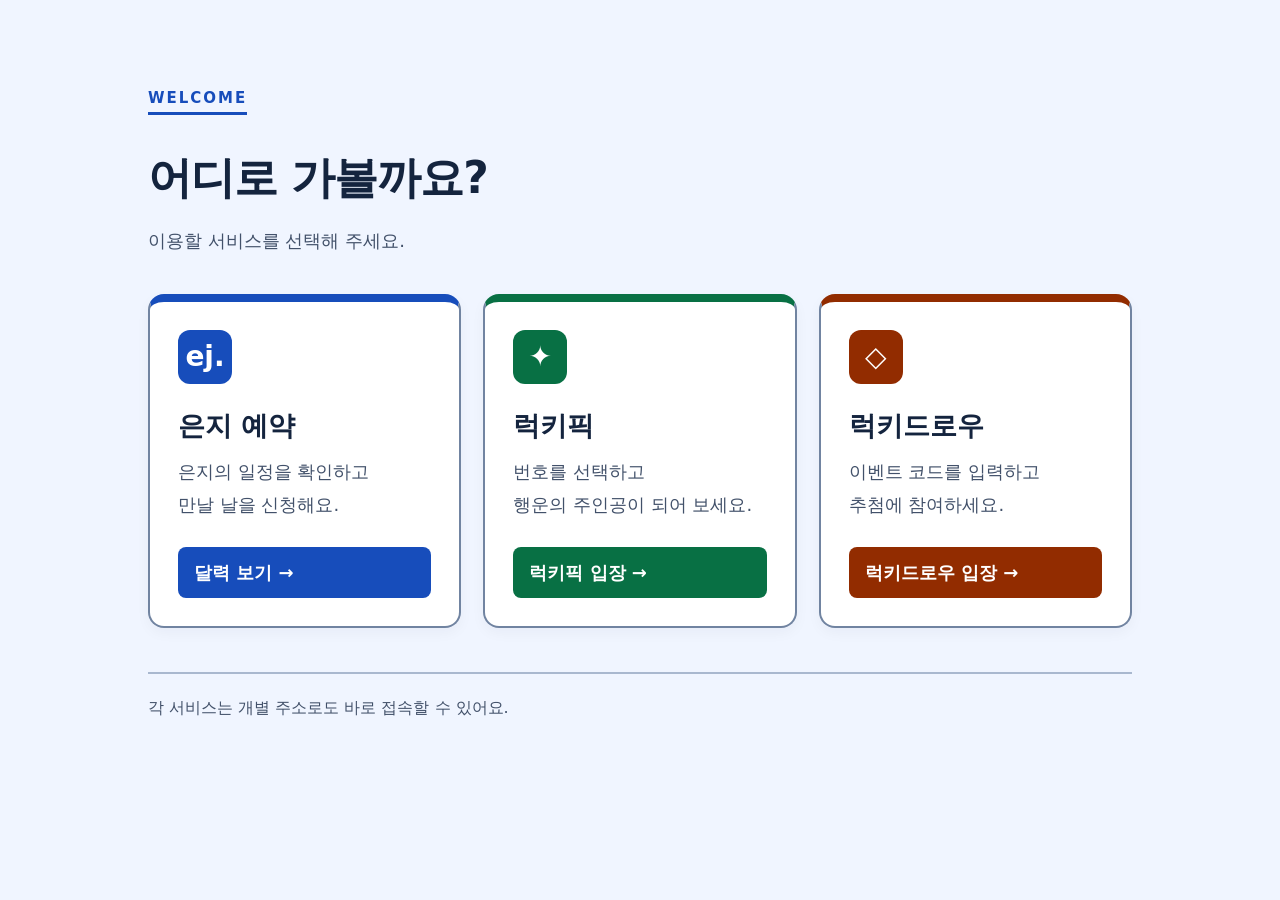
<file: index.html>
<!doctype html>
<html lang="ko"><head><meta charset="utf-8"><meta name="viewport" content="width=device-width,initial-scale=1"><meta name="theme-color" content="#174dbb"><title>서비스 선택</title><script src="./scripts/home.js" defer></script>
<link rel="stylesheet" href="./styles/home.css"></head>
<body><main><p class="eyebrow">WELCOME</p><h1>어디로 가볼까요?</h1><p>이용할 서비스를 선택해 주세요.</p><nav class="services" aria-label="서비스 선택">
<a class="service" href="./reserves-ej/"><span class="symbol" aria-hidden="true">ej.</span><h2>은지 예약</h2><p>은지의 일정을 확인하고<br>만날 날을 신청해요.</p><span class="arrow">달력 보기 →</span></a>
<a class="service" href="./lucky-pick/"><span class="symbol" aria-hidden="true">✦</span><h2>럭키픽</h2><p>번호를 선택하고<br>행운의 주인공이 되어 보세요.</p><span class="arrow">럭키픽 입장 →</span></a>
<a class="service" href="./lucky-draw.html"><span class="symbol" aria-hidden="true">◇</span><h2>럭키드로우</h2><p>이벤트 코드를 입력하고<br>추첨에 참여하세요.</p><span class="arrow">럭키드로우 입장 →</span></a>
</nav><noscript><p>각 서비스 이용 시에는 JavaScript가 필요합니다.</p></noscript><footer>각 서비스는 개별 주소로도 바로 접속할 수 있어요.</footer></main></body></html>
</file>
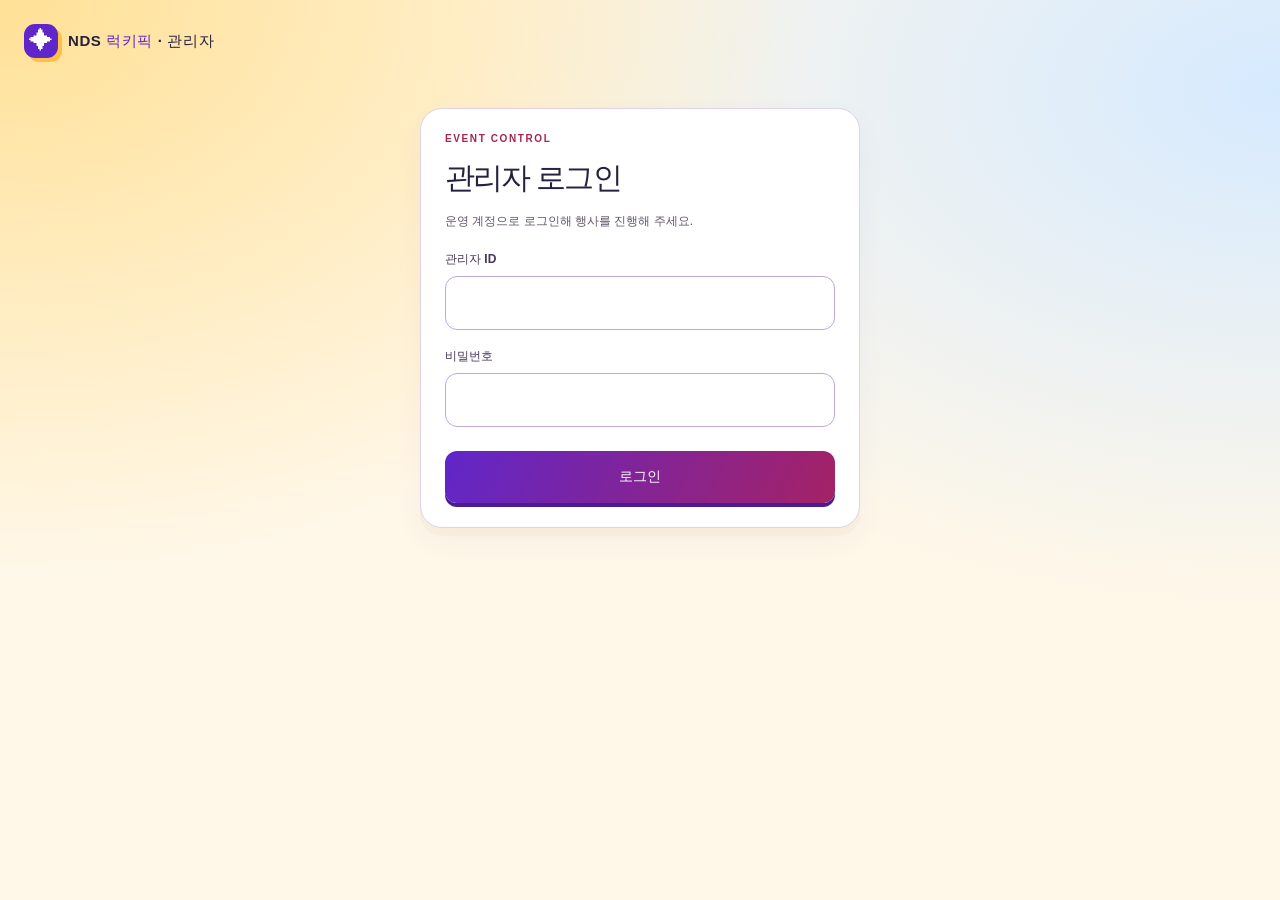
<file: lucky-pick-admin/index.html>
<!doctype html>
<html lang="ko"><head><meta charset="utf-8"><meta name="viewport" content="width=device-width,initial-scale=1"><title>NDS 럭키픽 · 관리자</title><link rel="stylesheet" href="../styles/nds-lucky-100.css"><link rel="stylesheet" href="../styles/nds-lucky-100-admin.css?v=20261028-fixed-prizes"><link rel="stylesheet" href="../styles/lucky-pick-festival.css?v=20261028"><script type="module" src="../scripts/nds-lucky-100-admin.js?v=20261028-fixed-prizes"></script></head>
<body><main class="admin-shell">
<header class="admin-header"><div class="brand"><span class="brand-icon">✦</span><span>NDS <strong>럭키픽</strong> · 관리자</span></div><button id="logout" class="secondary" hidden>로그아웃</button></header>
<p id="message" class="message" role="status" aria-live="polite"></p>
<section id="loginPanel" class="card login"><p class="eyebrow">EVENT CONTROL</p><h1>관리자 로그인</h1><p class="help">운영 계정으로 로그인해 행사를 진행해 주세요.</p><form id="loginForm"><label for="adminId">관리자 ID</label><input id="adminId" autocomplete="username" required><label for="password">비밀번호</label><input id="password" type="password" autocomplete="current-password" required><button class="primary" type="submit">로그인</button></form></section>
<div id="dashboard" hidden>
<section class="card setup event-picker"><div class="section-top"><h2>행사 선택</h2><button id="openCreate" class="secondary" type="button">+ 새 행사 생성</button></div><form id="loadForm"><label for="eventInput">행사 선택 · 상태 · 생성일</label><div class="inline"><select id="eventInput" required><option value="">로그인 후 행사를 선택해 주세요</option></select><button id="refreshEvents" class="secondary" type="button">목록 갱신</button><button class="secondary" type="submit">불러오기</button></div></form></section>
<div id="eventPanel" hidden>
<section class="card"><div class="section-top"><div><p class="eyebrow">LIVE EVENT</p><h1 id="eventTitle"></h1></div><span id="status" class="badge"></span></div><div class="metrics"><span><strong id="participantCount">0</strong> / <span id="maxSlots">100</span>명 참가</span><span id="closedInfo"></span></div><label for="entryLink">참가자 공유 링크</label><div class="inline"><input id="entryLink" readonly><button id="copyLink" class="secondary">복사</button></div><p class="help">참가 링크를 QR 코드로 공유해 주세요. 접수 마감 후 수정·삭제는 불가능합니다.</p><div class="actions"><button id="refresh" class="secondary">새로고침</button><button id="close" class="danger">접수 마감</button><form id="addSlotsForm" class="inline slot-add"><label for="addSlotsInput">칸 추가</label><input id="addSlotsInput" type="number" min="1" max="148" step="1" value="2" required><button id="addSlotsButton" class="secondary" type="submit">추가</button></form><label for="winnerCount">당첨 인원</label><select id="winnerCount"><option value="11" selected>11명 고정 (티셔츠 6 · 가습기 5)</option></select><button id="draw" class="primary">추첨 시작</button><button id="finish" class="secondary">행사 종료</button><button id="csv" class="secondary">결과 CSV</button><button id="presentation" class="secondary">발표 모드</button></div></section>
<section id="stage" class="card stage"><div class="section-top"><h2>행운의 번호판</h2><button id="exitPresentation" class="secondary" hidden>발표 모드 닫기</button></div><p class="help stage-help">접수 중: 등록된 번호의 X로 삭제 · 번호 클릭으로 이름 수정 · 빈 번호 더블클릭으로 등록</p><div class="actions reveal-controls"><label for="stageWinnerCount">당첨 인원</label><select id="stageWinnerCount"><option value="11" selected>11명 고정 (티셔츠 6 · 가습기 5)</option></select><button id="stageDraw" class="primary" type="button">추첨 시작</button><button id="nextWinner" class="primary" type="button">다음 당첨자 공개</button><span id="revealProgress"></span></div><p id="stageMessage" class="message" role="status"></p><div id="board" class="admin-board" role="group" aria-label="참가자 번호판"></div><form id="seedForm" class="test-tools"><label for="testCount">테스트 참가자 넣기</label><div class="inline"><input id="testCount" type="number" min="1" max="100" step="1" value="40" required aria-describedby="testHelp"><button id="seedButton" class="secondary" type="submit">넣기</button></div><p id="testHelp" class="help">1~100명 · 빈 번호에 중복 없는 세 글자 이름을 무작위로 등록합니다. 실제 추첨 대상에 포함됩니다.</p><button id="testReopen" class="secondary" type="button" hidden>접수 재개</button></form><div id="announcement" class="announcement" role="status" aria-live="polite"></div><ol id="winners" class="winners"></ol><div id="winnerPopup" class="winner-popup" hidden role="dialog" aria-modal="true" aria-labelledby="popupTitle"><div class="winner-popup-card"><p id="popupTitle">행운의 주인공은?</p><p id="popupPrize" class="prize-label"></p><div id="popupNumber" class="popup-number"></div><h2 id="popupName"></h2><p id="popupProgress"></p><div class="actions"><button id="popupNext" class="primary" type="button">다음 당첨자 공개</button><button id="popupClose" class="secondary" type="button">번호판 보기</button></div></div></div></section>
</div></div>
<dialog id="createDialog" aria-labelledby="createHeading"><h2 id="createHeading">새 행사 생성</h2><p class="help">행사 이름과 초기 칸 수를 설정해 주세요. 생성 후 새 행사가 자동 선택됩니다.</p><form id="createForm"><label for="initialSlots">초기 칸 수 (2~150)</label><input id="initialSlots" type="number" min="2" max="150" step="1" value="100" required><label for="titleInput">새 행사 이름</label><div class="inline"><input id="titleInput" maxlength="120" placeholder="NDS 럭키픽" required><button class="primary" type="submit">행사 생성</button><button id="cancelCreate" class="secondary" type="button">취소</button></div></form><p id="createMessage" class="message" role="status"></p></dialog><dialog id="editDialog"><form id="editForm"><h2><span id="editSlot"></span>번 참가자</h2><label for="editName">이름</label><input id="editName" maxlength="30" required><p id="editMessage" class="message" role="status"></p><div class="actions"><button id="saveEdit" class="primary" type="submit">저장</button><button id="deleteParticipant" class="danger" type="button">등록 삭제</button><button id="cancelEdit" class="secondary" type="button">닫기</button></div></form></dialog>
<noscript>JavaScript를 활성화해 주세요.</noscript></main></body></html>
</file>
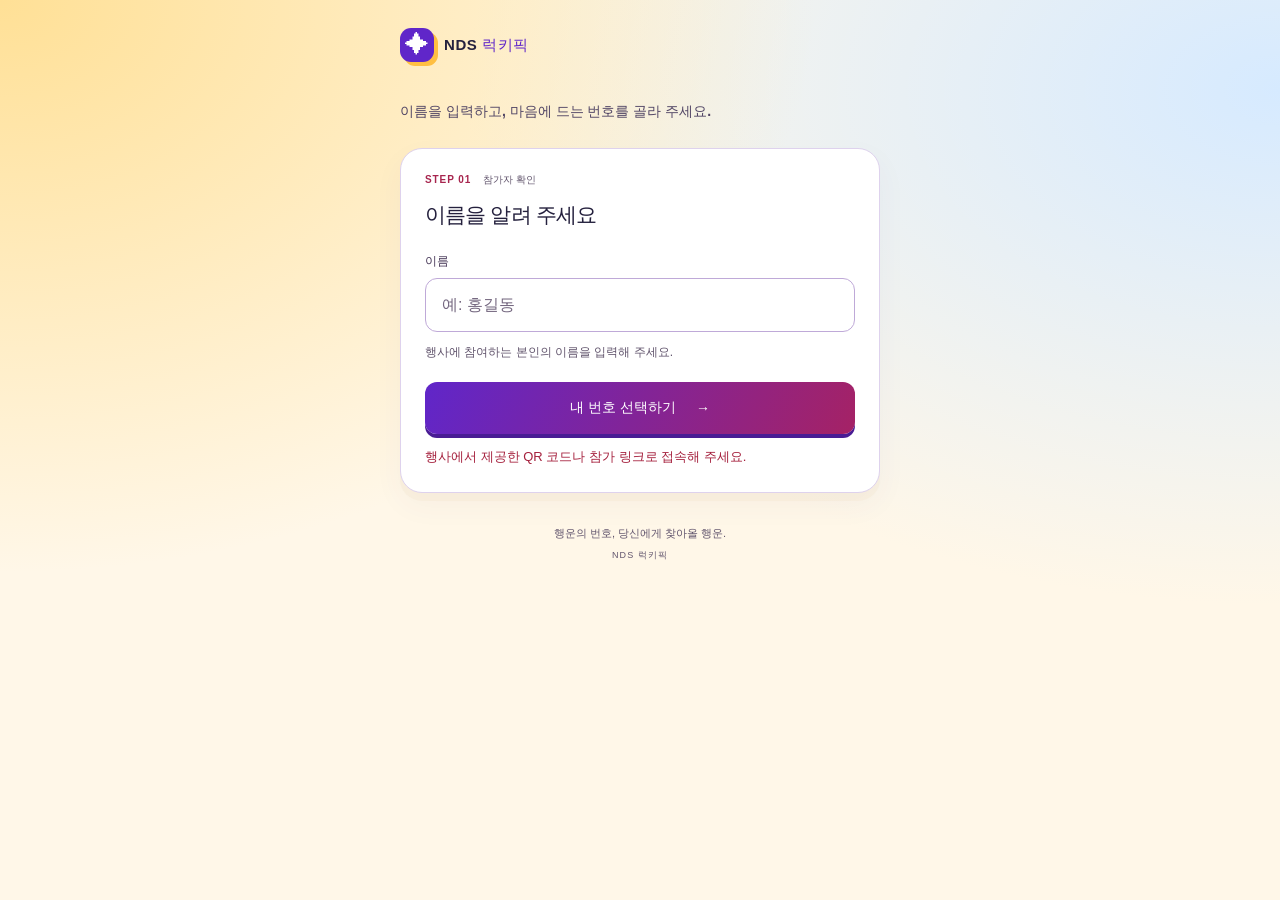
<file: lucky-pick/index.html>
<!doctype html>
<html lang="ko">
  <head>
    <meta charset="utf-8" />
    <meta name="viewport" content="width=device-width, initial-scale=1" />
    <meta name="theme-color" content="#fff7e8" />
    <title>NDS 럭키픽 · 참가하기</title>
    <link rel="stylesheet" href="../styles/nds-lucky-100.css?v=20261014-winner-status" />
    <link rel="stylesheet" href="../styles/lucky-pick-festival.css?v=20261028" />
    <script type="module" src="../scripts/nds-lucky-100.js?v=20261014-winner-status"></script>
  </head>
  <body>
    <main class="shell">
      <header class="brand"><span class="brand-icon" aria-hidden="true">✦</span><span>NDS <strong>럭키픽</strong></span></header>
      <section class="intro"><p>이름을 입력하고, 마음에 드는 번호를 골라 주세요.</p></section>
      <section class="card" aria-labelledby="nameHeading">
        <div class="step">STEP 01 <span>참가자 확인</span></div>
        <h2 id="nameHeading">이름을 알려 주세요</h2>
        <form id="nameForm">
          <label for="nameInput">이름</label>
          <input id="nameInput" name="name" placeholder="예: 홍길동" autocomplete="name" maxlength="30" required aria-describedby="nameHelp" />
          <p id="nameHelp" class="help">행사에 참여하는 본인의 이름을 입력해 주세요.</p>
          <button id="lookupButton" class="primary" type="submit">내 번호 선택하기 <span aria-hidden="true">→</span></button>
        </form>
        <p id="message" class="message" role="status" aria-live="polite"></p>
      </section>
      <section id="boardSection" class="card" hidden aria-labelledby="boardHeading">
        <div class="step">STEP 02 <span>행운의 번호 선택</span></div>
        <div class="section-top"><h2 id="boardHeading">어떤 번호가 끌리나요?</h2><span id="count" class="badge"></span></div>
        <p class="help"><strong id="participantName"></strong> 님, 빈 번호를 하나 선택해 주세요.</p>
        <div class="legend"><span><i></i>선택 가능</span><span><i class="occupied"></i>참가 완료</span><span><i class="selected"></i>내 선택</span></div>
        <p id="boardMessage" class="message" role="alert" aria-live="assertive"></p>
        <div id="board" class="board" role="group" aria-label="1부터 100까지 번호 선택"></div>
        <p id="selectionText" class="selection" aria-live="polite">번호를 선택해 주세요.</p>
        <button id="registerButton" class="primary" type="button" disabled>이 번호로 참가하기</button>
        <p class="help center">참가 완료 후에는 번호를 변경할 수 없습니다.</p>
      </section>
      <section id="resultSection" class="card result" hidden aria-labelledby="resultHeading">
        <span class="result-icon" aria-hidden="true">✦</span><h2 id="resultHeading">참가가 완료되었습니다!</h2>
        <p><strong id="resultName"></strong> 님의 행운의 번호</p><div id="ownSlot" class="own-slot"></div><p id="resultHelp" class="help">번호를 기억하고, 추첨 시간을 기다려 주세요.</p>
      </section>
      <section id="closedSection" class="card center" hidden><h2>접수가 마감되었습니다</h2><p class="help">새로운 참가 신청을 받을 수 없습니다.</p></section>
      <footer>행운의 번호, 당신에게 찾아올 행운.<br /><span>NDS 럭키픽</span></footer>
      <noscript><p class="card">참가하려면 브라우저에서 JavaScript를 활성화해 주세요.</p></noscript>
    </main>
  </body>
</html>
</file>
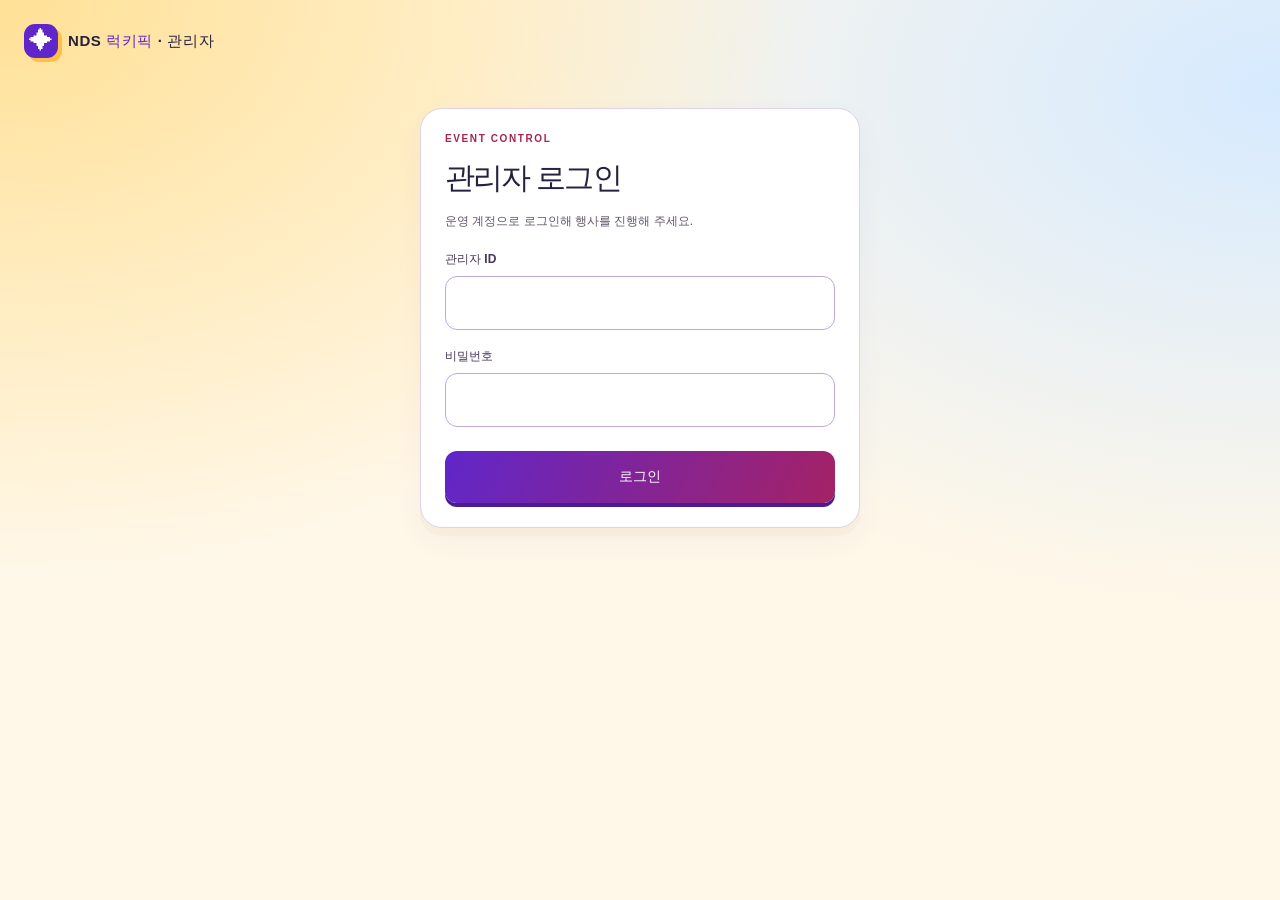
<file: nds-lucky-100-admin/index.html>
<!doctype html><html lang="ko"><head><meta charset="utf-8"><meta name="viewport" content="width=device-width,initial-scale=1"><title>NDS 럭키픽</title></head><body><a href="../lucky-pick-admin/">NDS 럭키픽 열기</a><script>const target = new URL('../lucky-pick-admin/', location.href); target.search = location.search; target.hash = location.hash; location.replace(target.href);</script></body></html>
</file>
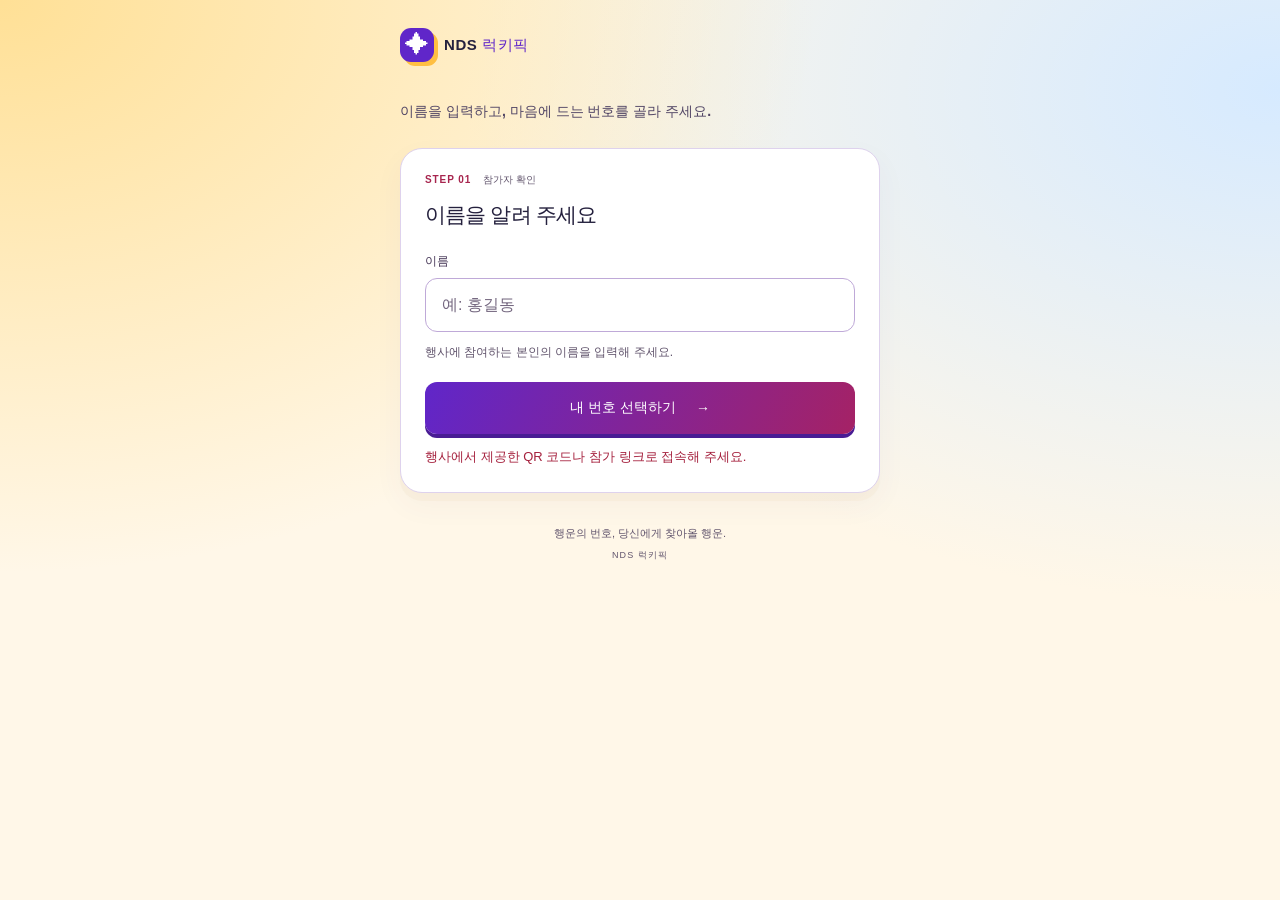
<file: nds_lucky_100/index.html>
<!doctype html><html lang="ko"><head><meta charset="utf-8"><meta name="viewport" content="width=device-width,initial-scale=1"><title>NDS 럭키픽</title></head><body><a href="../lucky-pick/">NDS 럭키픽 열기</a><script>const target = new URL('../lucky-pick/', location.href); target.search = location.search; target.hash = location.hash; location.replace(target.href);</script></body></html>
</file>
<file: styles/home.css>
:root{color-scheme:light;--blue:#174dbb;--ink:#14243e;--muted:#42516a}
*{box-sizing:border-box}
body{margin:0;background:#f0f5ff;color:var(--ink);font-family:system-ui,-apple-system,"Segoe UI",sans-serif;font-size:18px;line-height:1.8;word-break:keep-all}
main{max-width:1040px;margin:auto;padding:70px 28px}
.eyebrow{display:inline-block;font-size:15px;font-weight:800;letter-spacing:2px;color:var(--blue);border-bottom:3px solid var(--blue)}
h1{font-size:44px;line-height:1.35;letter-spacing:-1px;margin:18px 0;font-weight:800}
p{color:var(--muted);line-height:1.8}
.services{display:grid;grid-template-columns:repeat(3,minmax(0,1fr));gap:22px;margin-top:36px}
.service{display:flex;flex-direction:column;min-height:300px;padding:28px;background:#fff;border:2px solid #7184a1;border-top:8px solid var(--blue);border-radius:16px;text-decoration:none;color:inherit;transition:background .15s,border-color .15s;box-shadow:0 5px 14px #14243e0a}
.service:hover{background:#e8efff;border-color:var(--blue)}
.service:focus-visible{outline:4px solid #174dbb;outline-offset:5px;box-shadow:0 0 0 8px #fff}
.symbol{display:flex;align-items:center;justify-content:center;width:54px;height:54px;border-radius:12px;background:#174dbb;color:#fff;font-size:28px;font-weight:700}
.service h2{font-size:27px;line-height:1.5;margin:22px 0 10px;font-weight:800}
.service p{font-size:18px;margin:0;color:#42516a}
.arrow{display:block;margin-top:auto;padding:12px 16px;background:#174dbb;border-radius:8px;color:#fff;font-size:18px;font-weight:700;min-height:50px;line-height:1.5;margin-top:26px}
.service:nth-child(2){border-top-color:#087044}.service:nth-child(2) .symbol,.service:nth-child(2) .arrow{background:#087044}
.service:nth-child(3){border-top-color:#922c00}.service:nth-child(3) .symbol,.service:nth-child(3) .arrow{background:#922c00}
footer{margin-top:44px;border-top:2px solid #a9b8cf;padding-top:20px;font-size:16px;color:#42516a}
@media(max-width:700px){main{padding:36px 18px}.services{grid-template-columns:1fr;gap:20px}.service{min-height:0;padding:24px}.service h2{font-size:26px;margin-top:16px}h1{font-size:34px}.arrow{margin-top:20px}}
@media(prefers-reduced-motion:reduce){.service{transition:none}}
</file>
<file: styles/nds-lucky-100.css>
:root{font-family:Pretendard,-apple-system,BlinkMacSystemFont,"Segoe UI",sans-serif;color:#242135;background:#f8f7fc;font-synthesis:none}*{box-sizing:border-box}body{margin:0;background:radial-gradient(ellipse at 90% 0%,#eae5ff 0,transparent 45%),#f8f7fc;min-height:100vh}button,input{font:inherit}button{cursor:pointer}button:disabled{cursor:default;opacity:.5}[hidden]{display:none!important}.shell{max-width:520px;margin:auto;padding:28px 20px 32px}.brand{display:flex;align-items:center;gap:10px;font-size:15px;letter-spacing:.04em}.brand-icon{display:grid;place-items:center;width:34px;height:34px;background:#7151e8;border-radius:11px;color:white;font-size:24px}.intro{padding:38px 0 24px}.eyebrow{font-size:10px;font-weight:800;letter-spacing:.16em;color:#7956da;margin:0 0 14px}h1{font-size:36px;line-height:1.3;letter-spacing:-.06em;margin:0 0 14px}.intro>p:last-child{font-size:14px;color:#777185;line-height:1.7;margin:0}.card{background:white;border:1px solid #ece9f4;border-radius:22px;padding:24px;margin-bottom:16px;box-shadow:0 8px 28px #3e286308}.step{font-size:10px;letter-spacing:.09em;font-weight:800;color:#7956da;margin-bottom:14px}.step span{letter-spacing:0;color:#9992a5;margin-left:8px}h2{font-size:21px;letter-spacing:-.04em;margin:0 0 24px}label{display:block;font-size:12px;font-weight:700;margin-bottom:8px}input{width:100%;min-height:54px;padding:14px 16px;border:1px solid #e2ddeb;border-radius:12px;background:#fcfbfe;font-size:16px;color:#242135}input::placeholder{color:#aaa4b5}input:focus{outline:3px solid #e9e0ff;border-color:#8766e9}.help{color:#8a8296;font-size:12px;line-height:1.7;margin:10px 0 20px}.primary{display:flex;align-items:center;justify-content:center;gap:20px;width:100%;min-height:52px;border:0;border-radius:12px;background:#7151e8;color:white;font-size:14px;font-weight:700}.primary:hover:enabled{background:#6040d4}button:focus-visible{outline:3px solid #bba8ff;outline-offset:3px}.message{font-size:13px;line-height:1.7;margin:12px 0 0;color:#b84255;overflow-wrap:anywhere}.message:empty{display:none}.section-top{display:flex;justify-content:space-between;align-items:start;gap:8px}.section-top h2{font-size:19px;margin-bottom:6px}.badge{white-space:nowrap;background:#f2edff;color:#7151e8;border-radius:20px;padding:6px 9px;font-size:10px;font-weight:700}.legend{display:flex;gap:12px;margin:18px 0 12px;font-size:10px;color:#8a8296}.legend span{display:flex;align-items:center;gap:5px}.legend i{width:9px;height:9px;background:#faf8ff;border:1px solid #ddd5ee;border-radius:3px}.legend .occupied{background:#e9e7ef;border-color:#e9e7ef}.legend .selected{background:#7151e8;border-color:#7151e8}.board{display:grid;grid-template-columns:repeat(10,minmax(0,1fr));gap:5px}.slot{aspect-ratio:1;border:1px solid #e7e1f2;border-radius:7px;padding:0;background:#faf8ff;color:#655877;font-size:11px;font-weight:650;min-width:0}.slot:disabled{background:#edeaf2;color:#a9a2b2;opacity:1}.slot[aria-pressed=true]{background:#7151e8;color:white;border-color:#7151e8}.selection{font-size:13px;text-align:center;color:#7151e8;min-height:20px;margin:20px 0 14px}.center{text-align:center}.card>.help:last-child{margin-bottom:0}.result{text-align:center;padding:32px 24px}.result-icon{font-size:36px;color:#7151e8}.result h2{margin:14px 0}.result>p{font-size:14px;color:#777185}.own-slot{font-size:80px;line-height:1.2;font-weight:800;letter-spacing:-.06em;color:#7151e8;margin:20px 0}footer{text-align:center;font-size:11px;line-height:1.9;color:#a49daf;padding:14px 0}footer span{font-size:9px;letter-spacing:.12em}@media(max-width:360px){.shell{padding:22px 14px}.card{padding:20px 16px}.board{gap:3px}.slot{font-size:10px;border-radius:5px}h1{font-size:32px}}
/* Strong contrast between available, occupied and selected participant slots. */
.slot:not(:disabled){background:#d0f5df;border:2px solid #29945e;color:#115c36;font-weight:800;box-shadow:0 2px 4px #16653415}
.slot:not(:disabled):hover{background:#b5edcc;border-color:#156f41}
.slot:disabled{background:#edeef2;border:1px solid #d9dce4;color:#9299a8;box-shadow:none;font-weight:500}
.slot[aria-pressed=true]:not(:disabled){background:#6840dd;border:2px solid #4724ae;color:#fff;box-shadow:0 0 0 2px #d9cdfd}
.legend{color:#625d70;font-size:11px;font-weight:650;gap:16px}
.legend i{width:12px;height:12px;background:#d0f5df;border:2px solid #29945e}
.legend .occupied{background:#edeef2;border:1px solid #d9dce4}
.legend .selected{background:#6840dd;border:2px solid #4724ae}
.result.is-winner{border-color:#e6c46b;background:linear-gradient(145deg,#fffdf4,#fff8dc)}.result.is-winner .result-icon,.result.is-winner .own-slot{color:#9b6b0a}.result.is-winner h2{color:#795306}
</file>
<file: styles/nds-lucky-100-admin.css>
.admin-shell{max-width:1280px;margin:auto;padding:24px}.admin-header{display:flex;justify-content:space-between;align-items:center;margin-bottom:24px;gap:12px}.login{max-width:440px;margin:50px auto}.login h1{font-size:30px}.login label{margin-top:18px}.login .primary{margin-top:24px}.secondary,.danger,select{border:1px solid #e2ddeb;border-radius:10px;min-height:42px;padding:10px 16px;background:#f8f5ff;color:#5b467b;font-weight:650;white-space:nowrap}.danger{background:#fff0f1;color:#b84255;border-color:#f4c9d0}.setup{display:grid;grid-template-columns:1fr 1fr;gap:24px}.inline{display:flex;gap:10px}.inline input{min-width:0}.inline button{flex-shrink:0}.metrics{display:flex;justify-content:space-between;gap:12px;flex-wrap:wrap;margin:10px 0 24px;color:#8a8296;font-size:13px}.metrics strong{font-size:30px;color:#7151e8}.actions{display:flex;align-items:center;gap:10px;flex-wrap:wrap}.actions .primary{width:auto;min-height:42px;padding:10px 20px}.actions label{margin:0 0 0 10px}.admin-board{display:grid;grid-template-columns:repeat(10,minmax(0,1fr));gap:8px}.admin-slot{min-width:0;min-height:64px;padding:8px 4px;border:1px solid #ece6f5;border-radius:10px;background:#faf9fc;color:#b4adbf}.admin-slot strong{display:block;font-size:20px}.admin-slot span{display:block;font-size:12px;margin-top:4px;overflow-wrap:anywhere}.admin-slot.filled{background:#f0eaff;color:#594580}.admin-slot:disabled{opacity:1}.admin-slot.winner{background:#7151e8;color:white;border-color:#7151e8}.admin-slot.highlight{outline:3px solid #eeb94e;box-shadow:0 0 24px #f6ce6f}.announcement{text-align:center;font-size:32px;color:#7151e8;font-weight:800;margin:22px 0;min-height:40px}.winners{display:flex;justify-content:center;gap:16px;padding:0;list-style:none;flex-wrap:wrap}.winners li{background:#f4efff;padding:16px 24px;border-radius:14px;text-align:center;line-height:1.8}.winners strong{display:block;font-size:24px;color:#7151e8}dialog{width:min(420px,90vw);border:1px solid #e2ddeb;border-radius:20px;padding:24px}dialog::backdrop{background:#24213566}dialog .actions{margin-top:20px}body.presenting{overflow:hidden}body.presenting .stage{position:fixed;inset:0;z-index:5;margin:0;border-radius:0;overflow:auto;display:flex;flex-direction:column;padding:2vh 4vw;background:#f8f7fc}body.presenting .stage-help{display:none}body.presenting .admin-board{flex:1;min-height:0;gap:1vh}body.presenting .admin-slot{min-height:0}body.presenting .announcement{margin:1vh 0}body.presenting .winners{margin:1vh 0}@media(max-width:700px){.admin-shell{padding:16px}.setup{grid-template-columns:1fr}.card{padding:18px}.admin-board{gap:3px}.admin-slot{min-height:48px;border-radius:5px}.admin-slot strong{font-size:14px}.admin-slot span{font-size:9px}.announcement{font-size:22px}.section-top h1{font-size:26px}.inline button{padding:8px}body.presenting .stage{padding:16px}}@media(prefers-reduced-motion:reduce){.admin-slot.highlight{box-shadow:none}}
.test-tools{margin-top:24px;padding-top:20px;border-top:1px solid #ece6f5;max-width:440px}.test-tools input{max-width:180px}body.presenting .test-tools{display:none}
.reveal-controls{margin:0 0 16px}.reveal-controls span{color:#8a8296;font-size:14px}.winner-popup{position:fixed;inset:0;z-index:20;display:grid;place-items:center;background:rgba(25,16,49,.84);backdrop-filter:blur(8px);padding:24px}.winner-popup-card{width:min(680px,90vw);background:radial-gradient(circle at top,#f6eeff,#fff 70%);border:2px solid #c8aaf7;border-radius:32px;text-align:center;padding:40px;box-shadow:0 0 100px #a774f055}.winner-popup-card>p:first-child{color:#7151e8;font-size:24px;font-weight:800}.popup-number{font-size:clamp(80px,15vw,170px);line-height:1.2;font-weight:900;color:#7151e8;font-variant-numeric:tabular-nums}.winner-popup-card h2{font-size:clamp(28px,5vw,52px);margin:16px 0}.winner-popup-card .actions{justify-content:center}.celebrate .winner-popup-card{border-color:#e7bb53;box-shadow:0 0 100px #f7d66a70;animation:winner-pop .6s ease-out}.celebrate .popup-number{color:#9d6909}@keyframes winner-pop{from{transform:scale(.88);opacity:.5}to{transform:scale(1);opacity:1}}@media(prefers-reduced-motion:reduce){.celebrate .winner-popup-card{animation:none}}body.presenting .reveal-controls{flex-shrink:0}body.presenting .stageMessage{flex-shrink:0}
.admin-slot{position:relative;padding:0}.slot-main{width:100%;height:100%;min-height:64px;border:0;background:transparent;color:inherit;padding:8px 4px;border-radius:inherit}.slot-main:disabled{opacity:1}.slot-delete{position:absolute;right:3px;top:3px;width:22px;height:22px;border:0;border-radius:50%;background:#fff;color:#b84255;padding:0;font-size:18px;opacity:0;pointer-events:none}.admin-slot:hover .slot-delete,.admin-slot:focus-within .slot-delete{opacity:1;pointer-events:auto}.slot-input{position:absolute;inset:0;width:100%;height:100%;min-height:0;padding:4px;font-size:13px;text-align:center;z-index:2}.slot-main:focus-visible{outline:3px solid #bba8ff}@media(hover:none){.slot-delete{opacity:1;pointer-events:auto}}@media(max-width:700px){.slot-main{min-height:48px}}
/* Presentation tiles keep both lines inside the available row height. */
body.presenting .admin-board {
  grid-template-rows: repeat(10, minmax(44px, 1fr));
  min-height: calc(440px + 9vh);
}
body.presenting .admin-slot {
  overflow: hidden;
  min-height: 0;
}
body.presenting .slot-main {
  min-height: 0;
  height: 100%;
  padding: 3px 6px;
  display: flex;
  flex-direction: column;
  align-items: center;
  justify-content: center;
  gap: 2px;
  overflow: hidden;
}
body.presenting .admin-slot strong {
  font-size: clamp(12px, 1.5vh, 16px);
  line-height: 1.1;
  flex-shrink: 0;
}
body.presenting .admin-slot span {
  width: 100%;
  margin-top: 0;
  font-size: clamp(12px, 1.7vh, 18px);
  font-weight: 650;
  line-height: 1.2;
  white-space: nowrap;
  overflow: hidden;
  text-overflow: ellipsis;
  overflow-wrap: normal;
  flex-shrink: 0;
}
body.presenting .stage > .section-top,
body.presenting .announcement,
body.presenting .winners {
  flex-shrink: 0;
}
.slot-add{align-items:center}.slot-add input{width:78px;min-height:42px}.slot-add label{white-space:nowrap}body.presenting .admin-board{grid-template-rows:repeat(var(--board-rows,10),minmax(44px,1fr));min-height:calc(var(--board-rows,10)*44px + (var(--board-rows,10) - 1)*1vh)}
.setup select{width:100%;min-width:0;white-space:normal}.setup #loadForm .inline{flex-wrap:wrap}.setup #eventInput{flex-basis:100%}
.event-picker{display:block}.event-picker .section-top{align-items:center;margin-bottom:16px}.event-picker h2{margin:0}.event-picker #loadForm .inline{flex-wrap:nowrap}.event-picker #eventInput{flex:1;flex-basis:auto}#createDialog{width:min(520px,92vw)}#createDialog label{margin-top:16px}#createDialog .inline{flex-wrap:wrap}#createDialog #titleInput{flex-basis:100%}#createDialog .primary{width:auto;min-height:42px;padding:10px 18px}@media(max-width:600px){.event-picker #loadForm .inline{flex-wrap:wrap}.event-picker #eventInput{flex-basis:100%}}
.celebration-layer{position:absolute;inset:0;overflow:hidden;pointer-events:none;z-index:1}.winner-popup-card{position:relative;z-index:2}.confetti-piece{position:absolute;left:var(--start);top:65%;width:9px;height:15px;background:var(--color);border-radius:2px;opacity:0;animation:confetti-launch 3.4s cubic-bezier(.15,.5,.4,1) var(--delay) forwards}.confetti-piece:nth-child(3n){width:8px;height:8px;border-radius:50%}.firework-burst{position:absolute}.firework-spark{position:absolute;width:5px;height:5px;background:var(--color);border-radius:50%;box-shadow:0 0 8px var(--color);opacity:0;animation:firework-pop 1.3s ease-out var(--delay) forwards}@keyframes confetti-launch{0%{opacity:1;transform:translate(0,0) rotate(0)}30%{opacity:1;transform:translate(calc(var(--flight)*.55),var(--rise)) rotate(calc(var(--spin)*.4))}80%{opacity:1}100%{opacity:0;transform:translate(var(--flight),50vh) rotate(var(--spin))}}@keyframes firework-pop{0%{opacity:1;transform:translate(0,0) scale(1)}70%{opacity:.9}100%{opacity:0;transform:translate(var(--x),var(--y)) scale(.2)}}@media(prefers-reduced-motion:reduce){.celebration-layer{display:none}}
.winners .replace-winner{display:block;margin:10px auto 0;font-size:12px;padding:6px 10px;min-height:34px}.absent-winner{opacity:.6}.absent-winner small{display:block;margin-top:6px;color:#a34458}.absent-winner strong{text-decoration:line-through}
.prize-label{display:block;margin:8px 0;color:#6026c9;font-weight:800;font-size:18px}.winner-popup-card .prize-label{font-size:28px}.winners .prize-label{font-size:15px;color:#67400a}
</file>
<file: styles/lucky-pick-festival.css>
/* Festival theme. Kept separate so this visual change can be reverted independently. */
:root {
  color: #25213e;
  background: #fff7e8;
  --festival-purple: #6026c9;
  --festival-coral: #c12d50;
  --festival-ink: #25213e;
}
body {
  background:
    radial-gradient(ellipse at 0% 0%, #ffe096 0, transparent 45%),
    radial-gradient(ellipse at 100% 10%, #d6eaff 0, transparent 45%),
    #fff7e8;
}
.brand { color: var(--festival-ink); font-weight: 700; }
.brand-icon {
  color: #fff;
  background: var(--festival-purple);
  box-shadow: 4px 4px 0 #ffbf42;
}
.brand strong { color: var(--festival-purple); }
.intro > p:last-child { color: #514565; font-weight: 650; }
.card {
  border-color: #ded2ed;
  box-shadow: 0 8px 0 #efdfc744, 0 12px 30px #56367b0c;
}
.step, .eyebrow { color: #a7254e; }
.step span, .help, .metrics, footer { color: #62556d; }
label { color: #463657; }
input, select, .secondary {
  color: #493366;
  background: #fff;
  border-color: #bfa9d8;
}
input::placeholder { color: #756880; }
input:focus, select:focus {
  border-color: var(--festival-purple);
  outline: 3px solid #dfcdff;
}
.primary {
  background: linear-gradient(115deg, #6026c9, #a52265);
  color: #fff;
  box-shadow: 0 4px 0 #491c94;
}
.primary:hover:enabled { background: #5420b3; }
.primary:disabled { box-shadow: none; opacity: .5; }
.secondary { background: #f0e7ff; border-color: #be9be9; }
.secondary:hover:enabled { background: #e5d5ff; }
.danger { background: #ffe0df; border-color: #eb9297; color: #a5203d; }
.badge { background: #ffe09a; color: #65420d; font-size: 12px; }
.slot:not(:disabled) {
  background: #b8efd4;
  border-color: #19734c;
  color: #114d35;
  box-shadow: 0 2px 0 #19734c30;
}
.slot:not(:disabled):hover { background: #94e4bb; border-color: #105f3c; }
.slot:disabled { background: #e5e8ee; border-color: #c7ccd5; color: #737b89; box-shadow: none; }
.slot[aria-pressed=true]:not(:disabled) {
  color: #fff;
  background: var(--festival-purple);
  border-color: #421798;
  box-shadow: 0 0 0 2px #ffcf5b;
}
.legend { color: #4d415f; }
.legend i { background: #b8efd4; border-color: #19734c; }
.legend .occupied { background: #e5e8ee; border-color: #c7ccd5; }
.legend .selected { background: var(--festival-purple); border-color: #421798; }
.selection, .own-slot, .result-icon, .metrics strong, .announcement { color: var(--festival-purple); }
.message { color: #a5203d; }
.result { background: linear-gradient(145deg, #fff, #f4ecff); }
.result > p { color: #62556d; }
.result.is-winner { background: linear-gradient(145deg, #fff9dd, #ffe8a5); border-color: #ca951d; }
.result.is-winner h2, .result.is-winner .own-slot, .result.is-winner .result-icon { color: #80500c; }
.admin-slot { border-color: #d5c8e3; background: #f0f1f5; color: #747180; }
.admin-slot.filled { background: #dceeff; border-color: #91b8e5; color: #264c79; }
.admin-slot.winner { background: var(--festival-purple); border-color: #491c94; color: #fff; }
.admin-slot.highlight { outline-color: #ef9b13; box-shadow: 0 0 24px #ffc13e; }
.winners li { background: #fff0c5; border: 1px solid #e5b344; }
.winners strong { color: #67400a; }
.absent-winner { background: #ecebf0 !important; border-color: #c9c5d1 !important; }
body.presenting .stage {
  background: radial-gradient(ellipse at 100% 0, #e9e0ff, transparent 55%), #fffbf1;
}
.winner-popup { background: #21123de6; }
.winner-popup-card { background: radial-gradient(circle at top, #f2e5ff, #fff 70%); border-color: #ae79ef; }
.celebrate .winner-popup-card { background: radial-gradient(circle at top, #ffe49a, #fff9e8 70%); }
@media (forced-colors: active) {
  .slot[aria-pressed=true]:not(:disabled), .admin-slot.winner { outline: 3px solid Highlight; }
}
</file>
